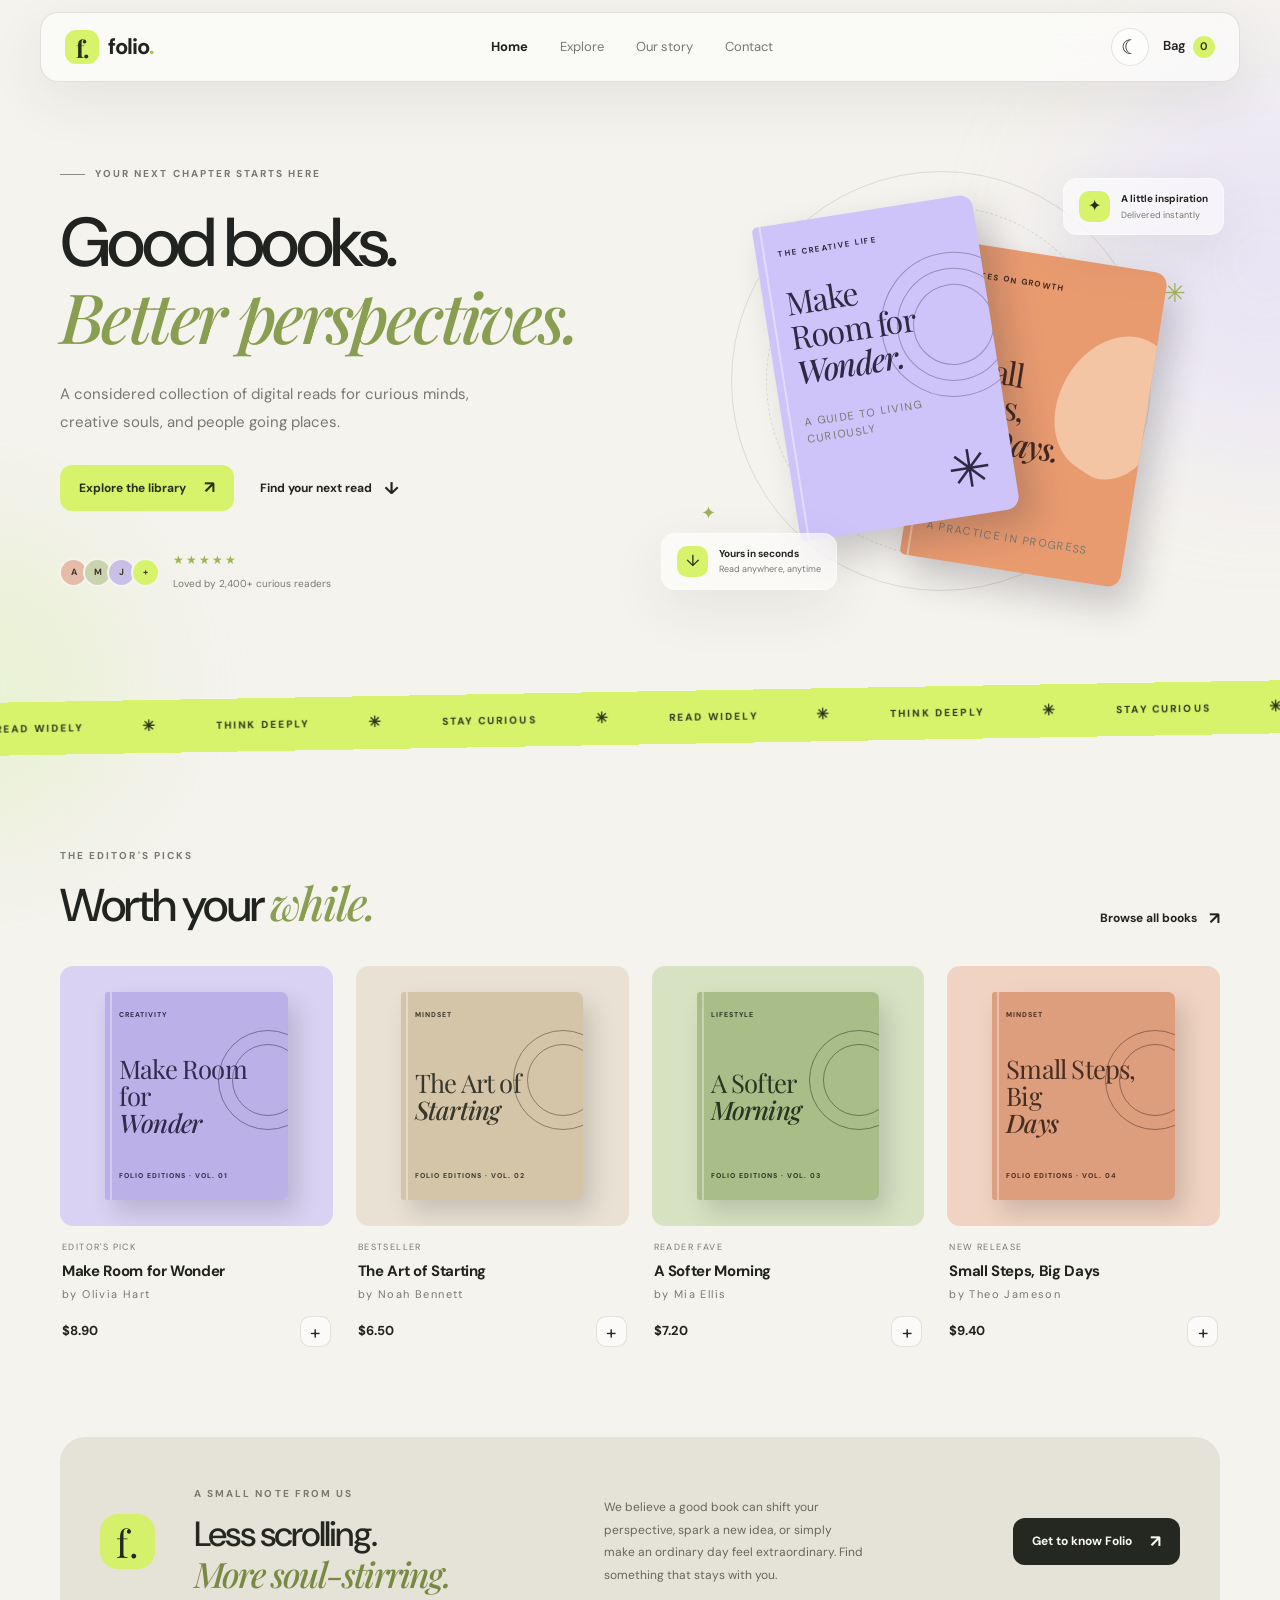
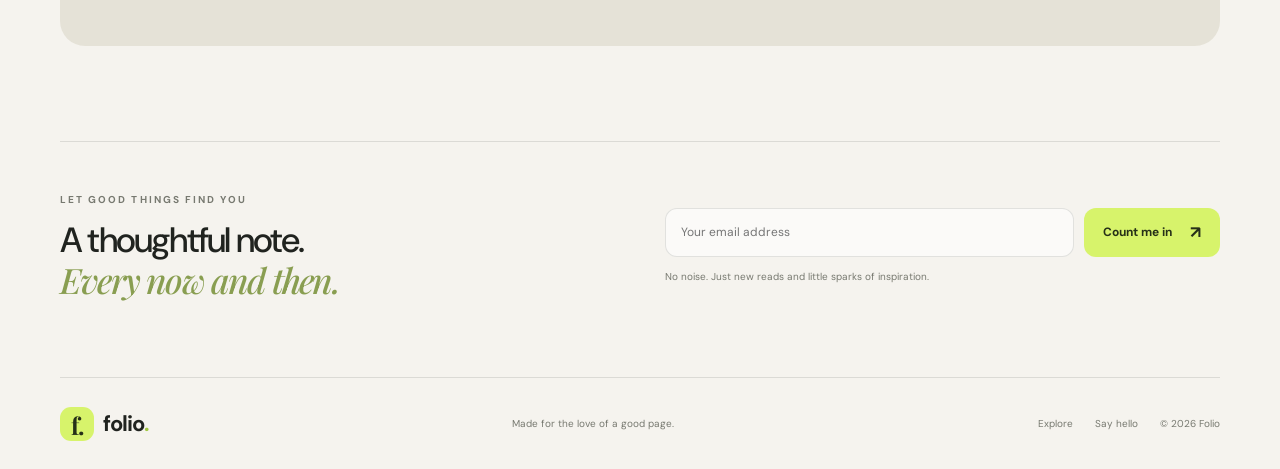
<file: index.html>
<!DOCTYPE html>
<html lang="en">
<head>
<meta charset="UTF-8"><meta name="viewport" content="width=device-width, initial-scale=1.0">
<meta name="theme-color" content="#f5f3ee"><meta name="description" content="Discover thoughtful ebooks for curious minds at Folio.">
<title>Folio — Stories worth keeping</title><link rel="stylesheet" href="styles.css">
</head>
<body>
<div class="ambient ambient-one"></div><div class="ambient ambient-two"></div>
<header class="topbar glass">
  <a class="brand" href="index.html"><span class="brand-mark">f.</span><span>folio<span class="brand-dot">.</span></span></a>
  <nav class="desktop-nav"><a class="active" href="index.html">Home</a><a href="shop.html">Explore</a><a href="about.html">Our story</a><a href="contact.html">Contact</a></nav>
  <div class="nav-actions"><button class="theme-toggle icon-btn" aria-label="Switch color theme" title="Switch theme"><span class="theme-icon">☾</span></button><a class="cart-link" href="shop.html#catalog">Bag <span class="cart-count">0</span></a><button class="menu-toggle icon-btn" aria-label="Open menu">☰</button></div>
</header>
<main>
<section class="hero wrap">
  <div class="hero-copy reveal"><div class="eyebrow"><span class="eyebrow-line"></span> YOUR NEXT CHAPTER STARTS HERE</div>
    <h1>Good books.<br><span>Better perspectives.</span></h1>
    <p class="hero-description">A considered collection of digital reads for curious minds, creative souls, and people going places.</p>
    <div class="hero-buttons"><a class="btn btn-primary" href="shop.html">Explore the library <span>↗</span></a><a class="text-link" href="#featured">Find your next read <span>↓</span></a></div>
    <div class="social-proof"><div class="avatar-stack"><span>A</span><span>M</span><span>J</span><span>+</span></div><div><div class="stars">★★★★★</div><small>Loved by 2,400+ curious readers</small></div></div>
  </div>
  <div class="hero-art reveal">
    <div class="orbit orbit-one"></div><div class="orbit orbit-two"></div>
    <div class="floating-note note-top glass"><span class="note-icon">✦</span><span><b>A little inspiration</b><small>Delivered instantly</small></span></div>
    <div class="book-hero book-lilac"><div class="book-kicker">THE CREATIVE LIFE</div><div class="book-sun"></div><div class="book-title">Make<br>Room for<br><i>Wonder.</i></div><div class="book-author">A GUIDE TO LIVING CURIOUSLY</div><div class="book-scribble">✳</div></div>
    <div class="book-hero book-orange"><div class="orange-shape"></div><div class="book-kicker">NOTES ON GROWTH</div><div class="book-title">Small<br>Steps,<br><i>Big Days.</i></div><div class="book-author">A PRACTICE IN PROGRESS</div></div>
    <div class="floating-note note-bottom glass"><span class="download-icon">↓</span><span><b>Yours in seconds</b><small>Read anywhere, anytime</small></span></div>
    <div class="sparkle sparkle-a">✳</div><div class="sparkle sparkle-b">✦</div>
  </div>
</section>
<section class="ticker"><div class="ticker-track"><span>READ WIDELY</span><i>✳</i><span>THINK DEEPLY</span><i>✳</i><span>STAY CURIOUS</span><i>✳</i><span>READ WIDELY</span><i>✳</i><span>THINK DEEPLY</span><i>✳</i><span>STAY CURIOUS</span><i>✳</i></div></section>
<section class="section wrap" id="featured">
  <div class="section-heading reveal"><div><div class="eyebrow">THE EDITOR'S PICKS</div><h2>Worth your <em>while.</em></h2></div><a class="text-link" href="shop.html">Browse all books <span>↗</span></a></div>
  <div class="book-grid" id="featured-books"></div>
</section>
<section class="manifesto wrap reveal"><div class="manifesto-mark">f.</div><div><div class="eyebrow">A SMALL NOTE FROM US</div><h2>Less scrolling.<br><em>More soul-stirring.</em></h2></div><p>We believe a good book can shift your perspective, spark a new idea, or simply make an ordinary day feel extraordinary. Find something that stays with you.</p><a class="btn btn-dark" href="about.html">Get to know Folio <span>↗</span></a></section>
<section class="newsletter wrap reveal"><div><div class="eyebrow">LET GOOD THINGS FIND YOU</div><h2>A thoughtful note.<br><em>Every now and then.</em></h2></div><form class="newsletter-form"><label class="sr-only" for="newsletter-email">Email address</label><input id="newsletter-email" type="email" placeholder="Your email address" required><button class="btn btn-primary" type="submit">Count me in <span>↗</span></button><small class="form-message">No noise. Just new reads and little sparks of inspiration.</small></form></section>
</main>
<footer class="footer wrap"><a class="brand" href="index.html"><span class="brand-mark">f.</span><span>folio<span class="brand-dot">.</span></span></a><span>Made for the love of a good page.</span><div><a href="shop.html">Explore</a><a href="contact.html">Say hello</a><span>© 2026 Folio</span></div></footer>
<script src="app.js"></script></body></html>
</file>
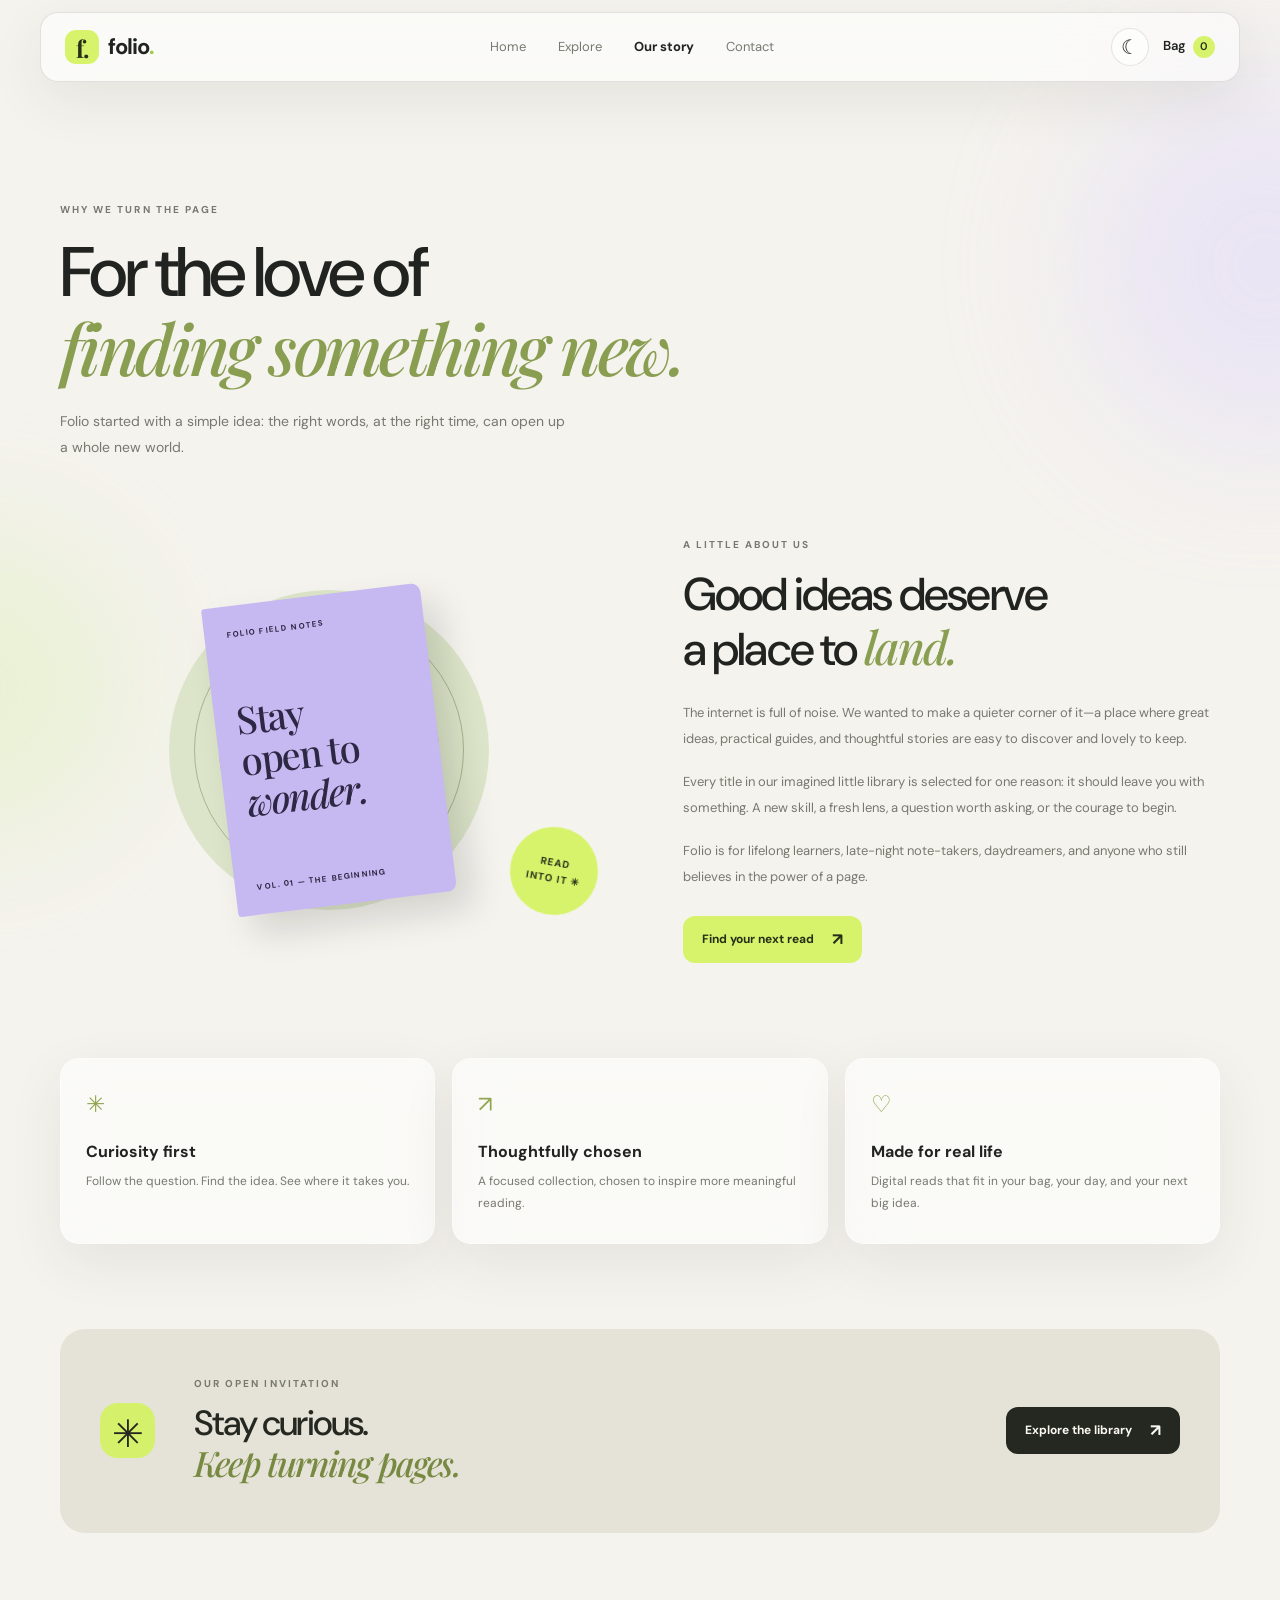
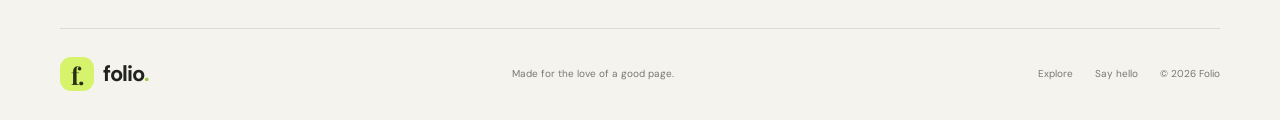
<file: about.html>
<!DOCTYPE html><html lang="en"><head><meta charset="UTF-8"><meta name="viewport" content="width=device-width, initial-scale=1.0"><title>Our story — Folio</title><link rel="stylesheet" href="styles.css"></head><body><div class="ambient ambient-one"></div><div class="ambient ambient-two"></div>
<header class="topbar glass"><a class="brand" href="index.html"><span class="brand-mark">f.</span><span>folio<span class="brand-dot">.</span></span></a><nav class="desktop-nav"><a href="index.html">Home</a><a href="shop.html">Explore</a><a class="active" href="about.html">Our story</a><a href="contact.html">Contact</a></nav><div class="nav-actions"><button class="theme-toggle icon-btn" aria-label="Switch color theme"><span class="theme-icon">☾</span></button><a class="cart-link" href="shop.html#catalog">Bag <span class="cart-count">0</span></a><button class="menu-toggle icon-btn" aria-label="Open menu">☰</button></div></header>
<main class="wrap page-main"><section class="page-hero reveal"><div class="eyebrow">WHY WE TURN THE PAGE</div><h1>For the love of<br><em>finding something new.</em></h1><p>Folio started with a simple idea: the right words, at the right time, can open up a whole new world.</p></section>
<section class="story-layout"><div class="story-art reveal"><div class="story-circle"></div><div class="story-book"><span>FOLIO FIELD NOTES</span><b>Stay<br>open to<br><i>wonder.</i></b><small>VOL. 01 — THE BEGINNING</small></div><span class="story-stamp">READ<br>INTO IT ✳</span></div><div class="story-copy reveal"><div class="eyebrow">A LITTLE ABOUT US</div><h2>Good ideas deserve<br>a place to <em>land.</em></h2><p>The internet is full of noise. We wanted to make a quieter corner of it—a place where great ideas, practical guides, and thoughtful stories are easy to discover and lovely to keep.</p><p>Every title in our imagined little library is selected for one reason: it should leave you with something. A new skill, a fresh lens, a question worth asking, or the courage to begin.</p><p>Folio is for lifelong learners, late-night note-takers, daydreamers, and anyone who still believes in the power of a page.</p><a class="btn btn-primary" href="shop.html">Find your next read <span>↗</span></a></div></section>
<section class="values-grid"><article class="value-card glass reveal"><span>✳</span><h3>Curiosity first</h3><p>Follow the question. Find the idea. See where it takes you.</p></article><article class="value-card glass reveal"><span>↗</span><h3>Thoughtfully chosen</h3><p>A focused collection, chosen to inspire more meaningful reading.</p></article><article class="value-card glass reveal"><span>♡</span><h3>Made for real life</h3><p>Digital reads that fit in your bag, your day, and your next big idea.</p></article></section><section class="manifesto reveal"><div class="manifesto-mark">✳</div><div><div class="eyebrow">OUR OPEN INVITATION</div><h2>Stay curious.<br><em>Keep turning pages.</em></h2></div><a class="btn btn-dark" href="shop.html">Explore the library <span>↗</span></a></section></main>
<footer class="footer wrap"><a class="brand" href="index.html"><span class="brand-mark">f.</span><span>folio<span class="brand-dot">.</span></span></a><span>Made for the love of a good page.</span><div><a href="shop.html">Explore</a><a href="contact.html">Say hello</a><span>© 2026 Folio</span></div></footer><script src="app.js"></script></body></html>
</file>
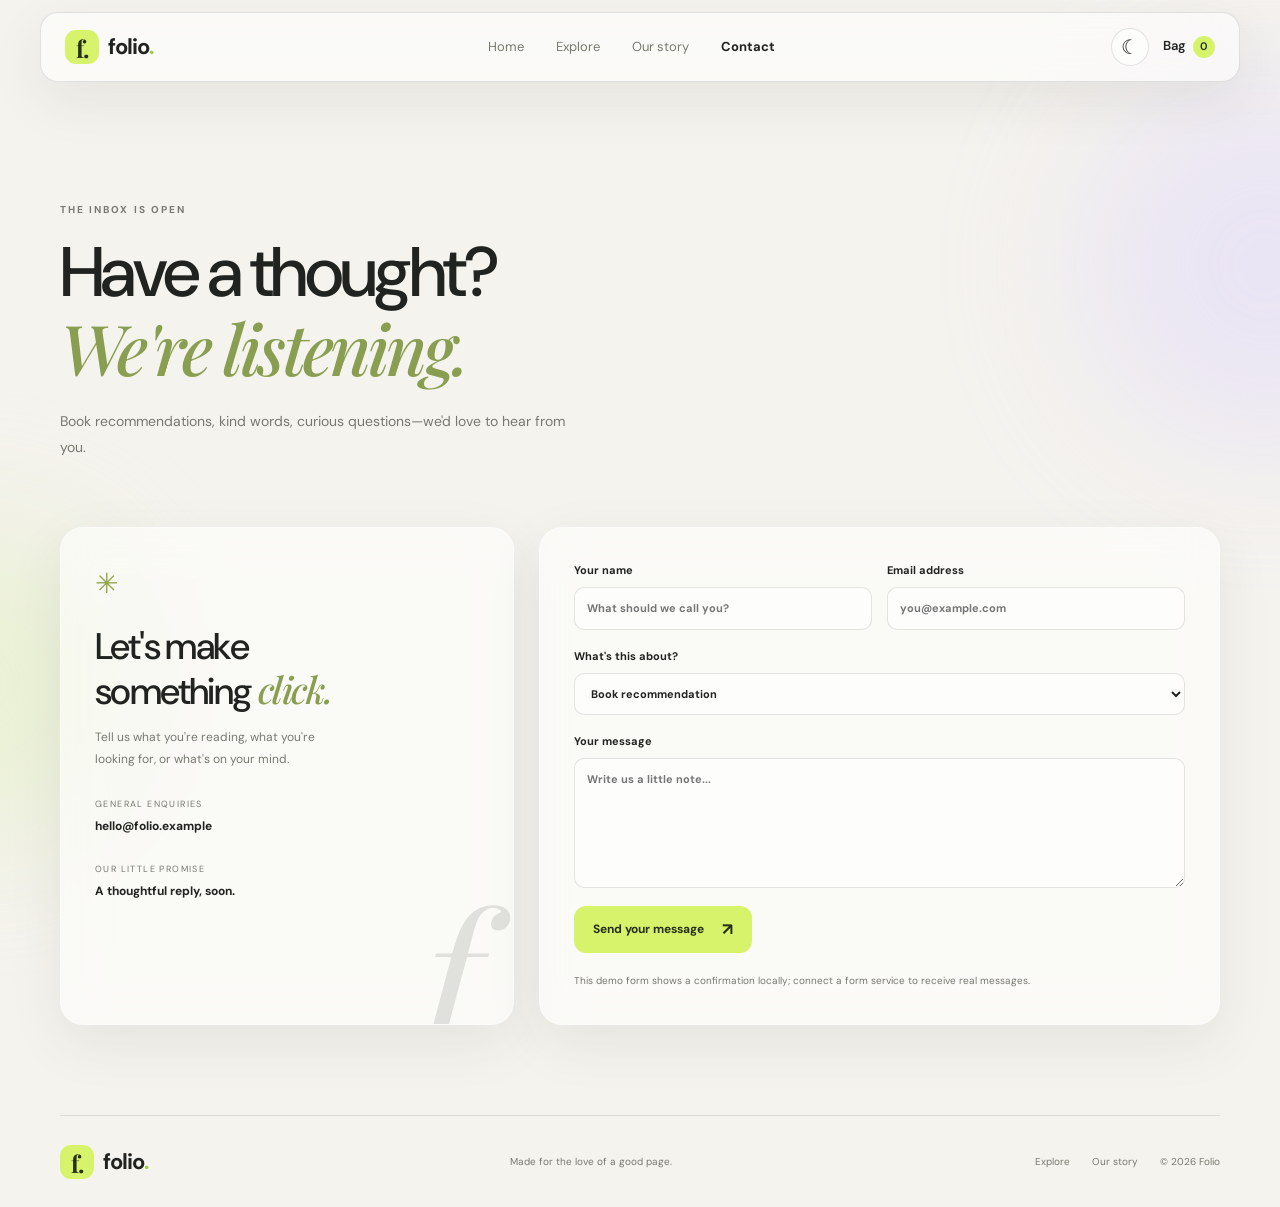
<file: contact.html>
<!DOCTYPE html><html lang="en"><head><meta charset="UTF-8"><meta name="viewport" content="width=device-width, initial-scale=1.0"><title>Say hello — Folio</title><link rel="stylesheet" href="styles.css"></head><body><div class="ambient ambient-one"></div><div class="ambient ambient-two"></div>
<header class="topbar glass"><a class="brand" href="index.html"><span class="brand-mark">f.</span><span>folio<span class="brand-dot">.</span></span></a><nav class="desktop-nav"><a href="index.html">Home</a><a href="shop.html">Explore</a><a href="about.html">Our story</a><a class="active" href="contact.html">Contact</a></nav><div class="nav-actions"><button class="theme-toggle icon-btn" aria-label="Switch color theme"><span class="theme-icon">☾</span></button><a class="cart-link" href="shop.html#catalog">Bag <span class="cart-count">0</span></a><button class="menu-toggle icon-btn" aria-label="Open menu">☰</button></div></header>
<main class="wrap page-main"><section class="page-hero reveal"><div class="eyebrow">THE INBOX IS OPEN</div><h1>Have a thought?<br><em>We're listening.</em></h1><p>Book recommendations, kind words, curious questions—we'd love to hear from you.</p></section>
<section class="contact-layout"><aside class="contact-aside glass reveal"><span class="contact-symbol">✳</span><h2>Let's make<br>something <em>click.</em></h2><p>Tell us what you're reading, what you're looking for, or what's on your mind.</p><div class="contact-detail"><small>GENERAL ENQUIRIES</small><b>hello@folio.example</b></div><div class="contact-detail"><small>OUR LITTLE PROMISE</small><b>A thoughtful reply, soon.</b></div><div class="contact-decoration">f.</div></aside>
<form class="contact-form glass reveal" id="contact-form"><div class="form-row"><label>Your name<input name="name" type="text" placeholder="What should we call you?" required></label><label>Email address<input name="email" type="email" placeholder="you@example.com" required></label></div><label>What's this about?<select name="topic"><option>Book recommendation</option><option>Order support</option><option>Partnership</option><option>Just saying hello</option></select></label><label>Your message<textarea name="message" rows="5" placeholder="Write us a little note..." required></textarea></label><button class="btn btn-primary" type="submit">Send your message <span>↗</span></button><p class="form-message" id="contact-message">This demo form shows a confirmation locally; connect a form service to receive real messages.</p></form></section></main>
<footer class="footer wrap"><a class="brand" href="index.html"><span class="brand-mark">f.</span><span>folio<span class="brand-dot">.</span></span></a><span>Made for the love of a good page.</span><div><a href="shop.html">Explore</a><a href="about.html">Our story</a><span>© 2026 Folio</span></div></footer><script src="app.js"></script></body></html>
</file>
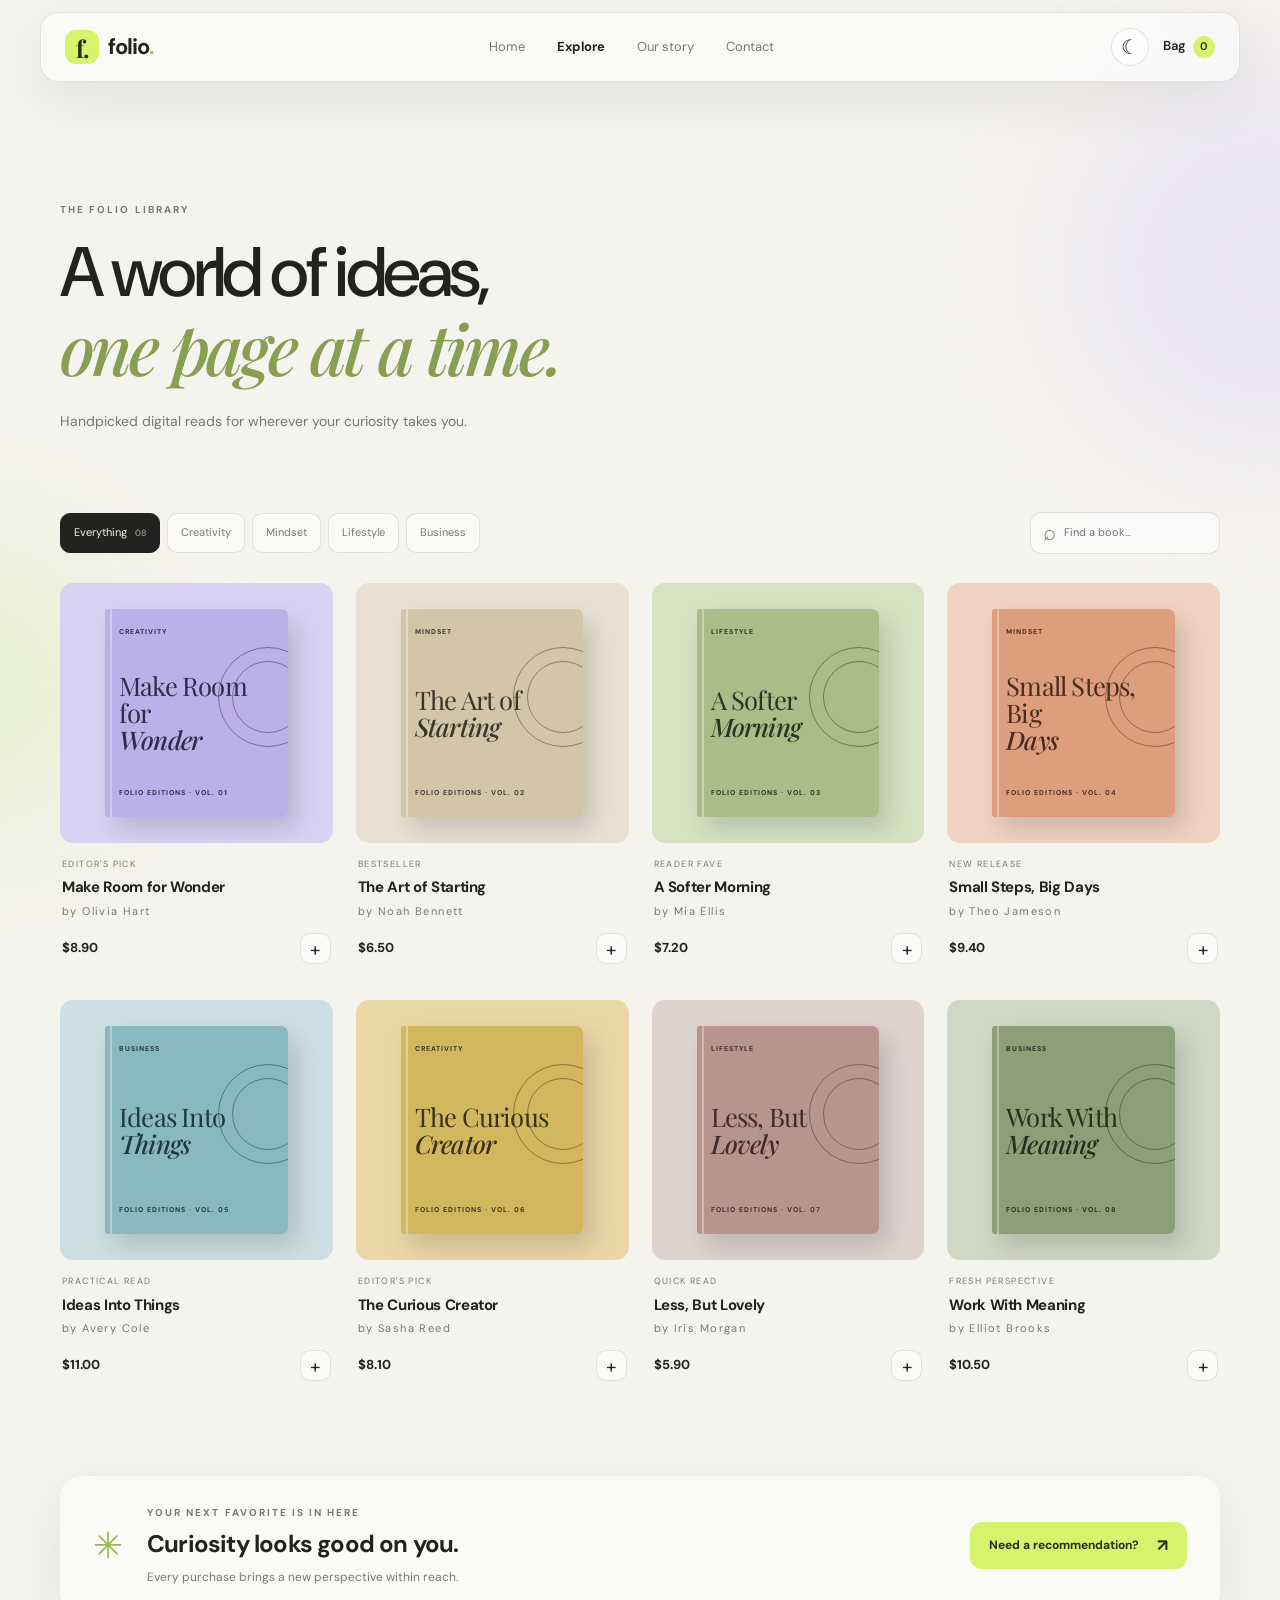
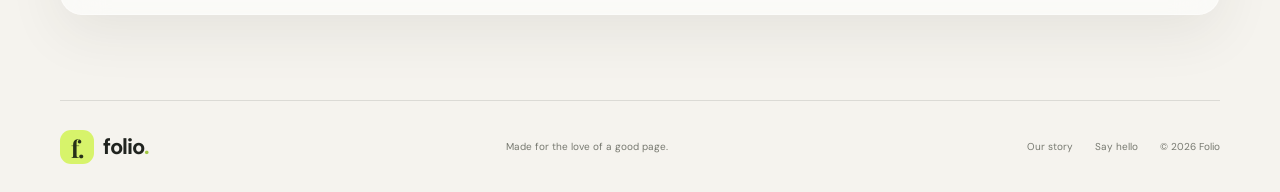
<file: shop.html>
<!DOCTYPE html>
<html lang="en"><head><meta charset="UTF-8"><meta name="viewport" content="width=device-width, initial-scale=1.0"><title>Explore the library — Folio</title><link rel="stylesheet" href="styles.css"></head>
<body><div class="ambient ambient-one"></div><div class="ambient ambient-two"></div>
<header class="topbar glass"><a class="brand" href="index.html"><span class="brand-mark">f.</span><span>folio<span class="brand-dot">.</span></span></a><nav class="desktop-nav"><a href="index.html">Home</a><a class="active" href="shop.html">Explore</a><a href="about.html">Our story</a><a href="contact.html">Contact</a></nav><div class="nav-actions"><button class="theme-toggle icon-btn" aria-label="Switch color theme"><span class="theme-icon">☾</span></button><a class="cart-link" href="#catalog">Bag <span class="cart-count">0</span></a><button class="menu-toggle icon-btn" aria-label="Open menu">☰</button></div></header>
<main class="wrap page-main"><section class="page-hero reveal"><div class="eyebrow">THE FOLIO LIBRARY</div><h1>A world of ideas,<br><em>one page at a time.</em></h1><p>Handpicked digital reads for wherever your curiosity takes you.</p></section>
<section id="catalog" class="catalog-section"><div class="catalog-tools"><div class="filter-pills"><button class="filter-pill active" data-category="All">Everything <span>08</span></button><button class="filter-pill" data-category="Creativity">Creativity</button><button class="filter-pill" data-category="Mindset">Mindset</button><button class="filter-pill" data-category="Lifestyle">Lifestyle</button><button class="filter-pill" data-category="Business">Business</button></div><label class="search-box"><span>⌕</span><input id="book-search" type="search" placeholder="Find a book..."></label></div><div class="book-grid shop-grid" id="all-books"></div><p class="empty-state" hidden>No books found. Try another search or category.</p></section>
<section class="shop-callout glass reveal"><span class="callout-star">✳</span><div><div class="eyebrow">YOUR NEXT FAVORITE IS IN HERE</div><h2>Curiosity looks good on you.</h2><p>Every purchase brings a new perspective within reach.</p></div><a class="btn btn-primary" href="contact.html">Need a recommendation? <span>↗</span></a></section></main>
<footer class="footer wrap"><a class="brand" href="index.html"><span class="brand-mark">f.</span><span>folio<span class="brand-dot">.</span></span></a><span>Made for the love of a good page.</span><div><a href="about.html">Our story</a><a href="contact.html">Say hello</a><span>© 2026 Folio</span></div></footer><script src="app.js"></script></body></html>
</file>
<file: styles.css>
@import url('https://fonts.googleapis.com/css2?family=DM+Sans:wght@400;500;600;700&family=Playfair+Display:ital,wght@0,500;0,600;0,700;1,500;1,600&display=swap');
:root{--bg:#f5f3ee;--surface:rgba(255,255,255,.59);--surface-solid:#fffefa;--ink:#20231f;--muted:#777970;--line:rgba(35,40,33,.12);--accent:#d7f36b;--accent-ink:#263018;--lav:#d9d1ff;--shadow:0 18px 55px rgba(51,48,39,.08);--glass:rgba(255,255,255,.54);--radius:22px;color-scheme:light}
:root[data-theme="dark"]{--bg:#171916;--surface:rgba(37,41,35,.72);--surface-solid:#22251f;--ink:#f0f0e8;--muted:#a7aa9f;--line:rgba(241,243,231,.13);--accent:#d7f36b;--accent-ink:#20261a;--lav:#6d658b;--shadow:0 18px 55px rgba(0,0,0,.2);--glass:rgba(42,46,39,.63);color-scheme:dark}
*{box-sizing:border-box}html{scroll-behavior:smooth;scroll-padding-top:110px}body{margin:0;background:var(--bg);color:var(--ink);font-family:'DM Sans',sans-serif;line-height:1.55;overflow-x:hidden;transition:background .35s,color .35s}a{color:inherit;text-decoration:none}button,input,textarea,select{font:inherit}button,a{-webkit-tap-highlight-color:transparent}button{cursor:pointer}.wrap{width:min(1160px,calc(100% - 64px));margin-inline:auto}.ambient{position:fixed;z-index:-1;pointer-events:none;filter:blur(70px);opacity:.38;border-radius:50%;animation:drift 14s ease-in-out infinite alternate}.ambient-one{width:370px;height:370px;top:80px;right:-170px;background:#d8d0ff}.ambient-two{width:310px;height:310px;top:530px;left:-180px;background:#d7efaa;animation-delay:-6s}.glass{background:var(--glass);border:1px solid rgba(255,255,255,.38);box-shadow:var(--shadow);backdrop-filter:blur(22px);-webkit-backdrop-filter:blur(22px)}.topbar{position:sticky;top:12px;z-index:20;width:min(1200px,calc(100% - 40px));margin:12px auto 0;height:70px;padding:0 24px;display:flex;align-items:center;justify-content:space-between;border-radius:18px;border-color:var(--line)}.brand{display:inline-flex;align-items:center;gap:9px;font-size:22px;font-weight:700;letter-spacing:-1.1px}.brand-mark{display:grid;place-items:center;width:34px;height:34px;background:var(--accent);color:#263018;border-radius:11px;font-family:'Playfair Display',serif;font-size:24px;font-weight:700}.brand-dot{color:#a2c844}.desktop-nav{display:flex;align-items:center;gap:32px;color:var(--muted);font-size:13px}.desktop-nav a{transition:color .2s}.desktop-nav a:hover,.desktop-nav a.active{color:var(--ink)}.desktop-nav a.active{font-weight:700}.nav-actions{display:flex;align-items:center;gap:14px}.icon-btn{width:38px;height:38px;border:1px solid var(--line);border-radius:50%;background:var(--surface);color:var(--ink);display:grid;place-items:center;transition:transform .2s,background .2s}.icon-btn:hover{transform:rotate(-8deg);background:var(--accent);color:#263018}.theme-icon{font-size:20px}.cart-link{font-size:13px;font-weight:600}.cart-count{display:inline-grid;place-items:center;margin-left:4px;background:var(--accent);color:#263018;min-width:22px;height:22px;padding:0 5px;border-radius:50px;font-size:11px}.menu-toggle{display:none}.hero{min-height:610px;display:grid;grid-template-columns:1fr 1fr;align-items:center;gap:42px;padding-top:42px;padding-bottom:55px}.eyebrow{font-size:10px;letter-spacing:2.05px;font-weight:700;color:var(--muted);display:flex;align-items:center;gap:10px}.eyebrow-line{width:25px;height:1px;background:var(--ink);opacity:.5}.hero h1,.page-hero h1{font-size:clamp(45px,5.4vw,72px);line-height:1.06;letter-spacing:-3.6px;font-weight:500;margin:24px 0 22px}.hero h1 span,.page-hero h1 em,.section-heading h2 em,.manifesto h2 em,.newsletter h2 em,.story-copy h2 em,.contact-aside h2 em{font-family:'Playfair Display',serif;font-weight:500;color:#899e51;font-style:italic}.hero-description{max-width:430px;color:var(--muted);font-size:15px;line-height:1.9}.hero-buttons{display:flex;align-items:center;gap:26px;margin-top:28px}.btn{border:0;display:inline-flex;justify-content:center;align-items:center;gap:18px;padding:14px 19px;border-radius:12px;font-size:12px;font-weight:700;transition:transform .22s,box-shadow .22s;white-space:nowrap}.btn:hover{transform:translateY(-3px);box-shadow:0 10px 24px rgba(0,0,0,.12)}.btn span{font-size:17px;line-height:1}.btn-primary{background:var(--accent);color:#263018}.btn-dark{background:#252820;color:#f9f8f1}.text-link{font-size:12px;font-weight:700;display:inline-flex;align-items:center;gap:12px}.text-link span{font-size:17px;transition:transform .2s}.text-link:hover span{transform:translate(3px,-3px)}.social-proof{display:flex;align-items:center;gap:13px;margin-top:40px}.avatar-stack{display:flex;padding-left:4px}.avatar-stack span{width:29px;height:29px;border-radius:50%;border:2px solid var(--bg);display:grid;place-items:center;margin-left:-5px;background:#e5bca8;color:#40332b;font-size:9px;font-weight:700}.avatar-stack span:nth-child(2){background:#c9d3ad}.avatar-stack span:nth-child(3){background:#c9c0e7}.avatar-stack span:nth-child(4){background:var(--accent)}.stars{color:#9cb851;font-size:12px;letter-spacing:2px}.social-proof small{color:var(--muted);font-size:10px}.hero-art{height:475px;position:relative;display:flex;align-items:center;justify-content:center}.orbit{position:absolute;border:1px solid var(--line);border-radius:50%;width:420px;height:420px}.orbit-two{width:350px;height:350px;border-style:dashed;animation:spin 65s linear infinite}.book-hero{position:absolute;width:222px;height:318px;border-radius:5px 13px 13px 5px;padding:24px 22px;box-shadow:14px 18px 35px rgba(36,32,45,.22);overflow:hidden;display:flex;flex-direction:column;justify-content:space-between;transition:transform .5s}.book-hero:after{content:"";position:absolute;left:7px;top:0;bottom:0;width:2px;background:rgba(255,255,255,.42)}.book-lilac{background:#cfc4fa;transform:translate(-55px,-13px) rotate(-9deg);z-index:2;color:#2e2a43}.book-lilac:hover{transform:translate(-60px,-20px) rotate(-5deg)}.book-orange{background:#e99b70;transform:translate(93px,33px) rotate(9deg);color:#42291f}.book-orange:hover{transform:translate(100px,25px) rotate(5deg)}.book-kicker,.book-author{font-size:8px;letter-spacing:1.4px;font-weight:700;z-index:1}.book-title{font-family:'Playfair Display',serif;font-size:32px;line-height:1.08;letter-spacing:-1.3px;z-index:1}.book-title i{font-weight:500}.book-sun{position:absolute;width:145px;height:145px;border-radius:50%;border:1px solid rgba(46,42,67,.35);right:-35px;top:54px}.book-sun:after,.book-sun:before{content:"";position:absolute;inset:15px;border:1px solid rgba(46,42,67,.35);border-radius:50%}.book-sun:before{inset:31px}.book-scribble{font-size:52px;align-self:flex-end;line-height:.8}.orange-shape{position:absolute;right:-22px;top:65px;width:110px;height:145px;border-radius:55% 45% 40% 60%;background:#f4c5a5;transform:rotate(25deg)}.floating-note{position:absolute;z-index:4;display:flex;align-items:center;gap:11px;padding:12px 15px;border-radius:14px;animation:bob 5s ease-in-out infinite}.floating-note b,.floating-note small{display:block}.floating-note b{font-size:10px}.floating-note small{font-size:9px;color:var(--muted);margin-top:2px}.note-icon,.download-icon{display:grid;place-items:center;width:31px;height:31px;border-radius:10px;background:var(--accent);color:#263018}.note-top{top:35px;right:-4px}.note-bottom{bottom:28px;left:0;animation-delay:-2.5s}.sparkle{position:absolute;color:#9caf5d;font-size:26px}.sparkle-a{right:34px;top:130px}.sparkle-b{left:40px;bottom:90px;font-size:18px}.ticker{background:var(--accent);color:#2c351e;overflow:hidden;white-space:nowrap;padding:14px 0;transform:rotate(-1deg) scale(1.02)}.ticker-track{display:flex;justify-content:space-around;align-items:center;gap:42px;min-width:900px;font-size:10px;font-weight:700;letter-spacing:2px;animation:marquee 30s linear infinite}.ticker-track i{font-style:normal;font-size:15px}.section{padding-top:105px;padding-bottom:90px}.section-heading{display:flex;align-items:end;justify-content:space-between;margin-bottom:34px}.section-heading h2,.manifesto h2,.newsletter h2,.story-copy h2{font-size:clamp(32px,4vw,46px);line-height:1.15;letter-spacing:-1.8px;font-weight:500;margin:12px 0 0}.book-grid{display:grid;grid-template-columns:repeat(4,minmax(0,1fr));gap:23px}.book-card{min-width:0;animation:rise .6s both}.book-cover{height:260px;position:relative;display:flex;align-items:center;justify-content:center;border-radius:13px;overflow:hidden;transition:transform .3s;transform-style:preserve-3d}.book-card:hover .book-cover{transform:translateY(-6px) rotate(.7deg)}.cover-inner{position:relative;width:67%;height:80%;padding:18px 14px;display:flex;flex-direction:column;justify-content:space-between;box-shadow:9px 12px 25px rgba(0,0,0,.15);border-radius:3px 7px 7px 3px;overflow:hidden}.cover-inner:before{content:"";position:absolute;top:0;bottom:0;left:5px;width:2px;background:rgba(255,255,255,.35)}.cover-kicker,.cover-author{font-size:7px;letter-spacing:1px;font-weight:700;z-index:1}.cover-title{font-family:'Playfair Display',serif;font-size:clamp(19px,2vw,27px);line-height:1.05;letter-spacing:-.8px;z-index:1}.cover-title i{font-weight:500}.cover-art{position:absolute;border-radius:50%;border:1px solid currentColor;opacity:.5;width:100px;height:100px;right:-30px;top:38px}.cover-art:after{content:"";position:absolute;inset:13px;border:1px solid currentColor;border-radius:50%}.cover-0{background:#e8e1d4}.cover-0 .cover-inner{background:#d4c5a9;color:#38372c}.cover-1{background:#d9d2f2}.cover-1 .cover-inner{background:#bcb0e8;color:#302a4c}.cover-2{background:#d7e2c3}.cover-2 .cover-inner{background:#a8bd88;color:#263620}.cover-3{background:#f0d3c2}.cover-3 .cover-inner{background:#dc9e7d;color:#492c20}.cover-4{background:#cddfe2}.cover-4 .cover-inner{background:#88b8c0;color:#1e3a3c}.cover-5{background:#ead7a8}.cover-5 .cover-inner{background:#d3b75f;color:#3b321a}.cover-6{background:#dfd3d0}.cover-6 .cover-inner{background:#b9948c;color:#412b2a}.cover-7{background:#d1d7c5}.cover-7 .cover-inner{background:#8d9f78;color:#26301f}.book-info{padding:15px 2px 0}.book-category{font-size:9px;text-transform:uppercase;letter-spacing:1.4px;color:var(--muted)}.book-info h3{font-size:15px;margin:5px 0 3px;letter-spacing:-.35px}.book-author{font-size:11px;color:var(--muted);font-weight:400}.book-bottom{display:flex;align-items:center;justify-content:space-between;margin-top:13px}.price{font-size:13px;font-weight:700}.add-btn{height:31px;width:31px;border:1px solid var(--line);border-radius:10px;background:var(--surface);color:var(--ink);font-size:19px;transition:background .2s,transform .2s}.add-btn:hover{background:var(--accent);color:#263018;transform:rotate(90deg)}.manifesto{display:grid;grid-template-columns:70px 1fr 1fr auto;gap:24px;align-items:center;padding:47px 40px;margin-bottom:95px;border-radius:25px;background:#e5e2d7;color:#252820}.manifesto-mark{width:55px;height:55px;border-radius:18px;background:#d5f16b;display:grid;place-items:center;font-family:'Playfair Display',serif;font-size:38px}.manifesto h2{font-size:35px}.manifesto h2 em{color:#788a42}.manifesto .eyebrow{color:#77796d}.manifesto>p{font-size:12px;line-height:1.9;color:#65675c;max-width:260px}.newsletter{display:grid;grid-template-columns:1fr 1fr;align-items:center;gap:50px;padding:50px 0 75px;border-top:1px solid var(--line)}.newsletter h2{font-size:35px}.newsletter-form{display:grid;grid-template-columns:1fr auto;gap:10px}.newsletter-form input{min-width:0;border:1px solid var(--line);background:var(--surface);color:var(--ink);border-radius:12px;padding:14px 15px;font-size:12px;outline:none}.newsletter-form input:focus,.contact-form input:focus,.contact-form textarea:focus,.contact-form select:focus{border-color:#9cb851;box-shadow:0 0 0 3px rgba(156,184,81,.14)}.form-message{grid-column:1/-1;color:var(--muted);font-size:10px;margin:2px 0}.footer{border-top:1px solid var(--line);min-height:92px;display:flex;align-items:center;justify-content:space-between;gap:20px;color:var(--muted);font-size:10px}.footer .brand{color:var(--ink)}.footer>div{display:flex;align-items:center;gap:22px}.page-main{padding-top:65px}.page-hero{padding:55px 0 52px;max-width:850px}.page-hero h1{font-size:clamp(46px,6vw,70px);margin:18px 0}.page-hero>p{max-width:510px;color:var(--muted);font-size:14px;line-height:1.9}.catalog-section{padding:12px 0 70px}.catalog-tools{display:flex;align-items:center;justify-content:space-between;gap:20px;margin-bottom:29px}.filter-pills{display:flex;align-items:center;flex-wrap:wrap;gap:7px}.filter-pill{padding:10px 13px;border-radius:10px;border:1px solid var(--line);background:var(--surface);color:var(--muted);font-size:11px}.filter-pill.active{background:var(--ink);color:var(--bg);border-color:var(--ink)}.filter-pill span{font-size:9px;opacity:.65;margin-left:5px}.search-box{display:flex;align-items:center;gap:8px;border:1px solid var(--line);background:var(--surface);padding:0 12px;border-radius:11px;min-width:190px}.search-box span{font-size:22px;color:var(--muted)}.search-box input{width:100%;border:0;outline:0;background:transparent;color:var(--ink);padding:11px 0;font-size:11px}.shop-grid{row-gap:36px}.empty-state{text-align:center;color:var(--muted);padding:45px}.shop-callout{display:flex;align-items:center;gap:24px;padding:28px 32px;border-radius:22px;margin:25px 0 85px}.callout-star{font-size:36px;color:#9cb851}.shop-callout h2{margin:5px 0;font-size:24px;letter-spacing:-.8px}.shop-callout p{margin:0;color:var(--muted);font-size:12px}.shop-callout .btn{margin-left:auto}.story-layout{display:grid;grid-template-columns:1fr 1fr;align-items:center;gap:85px;padding:10px 0 95px}.story-art{height:420px;position:relative;display:grid;place-items:center}.story-circle{position:absolute;width:320px;height:320px;border-radius:50%;background:#dce5c9}.story-circle:before,.story-circle:after{content:"";position:absolute;inset:25px;border:1px solid #a7b590;border-radius:50%}.story-circle:after{inset:50px}.story-book{position:relative;z-index:1;width:220px;height:310px;background:#c6b8f1;color:#2d2844;padding:22px;display:flex;flex-direction:column;justify-content:space-between;box-shadow:15px 19px 35px #0002;transform:rotate(-7deg);border-radius:3px 9px 9px 3px}.story-book span,.story-book small{font-size:8px;letter-spacing:1.2px;font-weight:700}.story-book b{font:500 38px/1.08 'Playfair Display',serif;letter-spacing:-1.5px}.story-book i{font-weight:500}.story-stamp{position:absolute;right:0;bottom:45px;z-index:2;background:var(--accent);color:#263018;border-radius:50%;width:88px;height:88px;display:grid;place-items:center;text-align:center;font-size:10px;line-height:1.6;letter-spacing:1px;font-weight:700;transform:rotate(10deg)}.story-copy h2{margin:15px 0 24px}.story-copy p{color:var(--muted);font-size:13px;line-height:2;margin-bottom:17px}.story-copy .btn{margin-top:9px}.values-grid{display:grid;grid-template-columns:repeat(3,1fr);gap:17px;margin-bottom:85px}.value-card{padding:28px 25px;border-radius:19px}.value-card>span{font-size:23px;color:#91a64f}.value-card h3{font-size:16px;margin:17px 0 7px}.value-card p{font-size:12px;color:var(--muted);line-height:1.8;margin:0}.values-grid+.manifesto{grid-template-columns:70px 1fr auto}.contact-layout{display:grid;grid-template-columns:.8fr 1.2fr;gap:25px;padding-bottom:90px}.contact-aside,.contact-form{border-radius:23px;padding:34px;position:relative;overflow:hidden}.contact-symbol{font-size:28px;color:#94a64e}.contact-aside h2{font-size:37px;line-height:1.15;letter-spacing:-1.6px;font-weight:500;margin:20px 0 13px}.contact-aside>p{font-size:12px;color:var(--muted);line-height:1.9;max-width:260px}.contact-detail{display:flex;flex-direction:column;gap:5px;margin-top:27px}.contact-detail small{font-size:9px;letter-spacing:1.4px;color:var(--muted)}.contact-detail b{font-size:12px}.contact-decoration{position:absolute;bottom:-67px;right:-12px;font:italic 180px 'Playfair Display',serif;color:var(--line)}.contact-form{display:flex;flex-direction:column;gap:18px}.contact-form label{display:flex;flex-direction:column;gap:8px;font-size:11px;font-weight:700}.form-row{display:grid;grid-template-columns:1fr 1fr;gap:15px}.contact-form input,.contact-form textarea,.contact-form select{width:100%;border:1px solid var(--line);background:var(--surface);color:var(--ink);border-radius:10px;padding:12px;font-size:11px;outline:none;resize:vertical}.contact-form textarea{min-height:130px}.contact-form .btn{align-self:flex-start}.sr-only{position:absolute;width:1px;height:1px;padding:0;margin:-1px;overflow:hidden;clip:rect(0,0,0,0);white-space:nowrap;border:0}
.reveal{opacity:0;transform:translateY(18px);transition:opacity .7s ease,transform .7s ease}.reveal.visible{opacity:1;transform:translateY(0)}@keyframes bob{0%,100%{translate:0 0}50%{translate:0 -9px}}@keyframes drift{from{transform:translate(0,0)}to{transform:translate(-35px,30px)}}@keyframes spin{to{transform:rotate(360deg)}}@keyframes marquee{to{transform:translateX(-20%)}}@keyframes rise{from{opacity:0;transform:translateY(14px)}to{opacity:1;transform:translateY(0)}}
@media(max-width:900px){.wrap{width:min(100% - 42px,700px)}.hero{gap:10px;min-height:560px}.hero-art{transform:scale(.84);margin-inline:-35px}.hero h1{font-size:56px}.book-grid{grid-template-columns:repeat(2,minmax(0,1fr));gap:27px 18px}.book-cover{height:290px}.cover-title{font-size:30px}.manifesto{grid-template-columns:55px 1fr;gap:15px}.manifesto>p{grid-column:2}.manifesto>.btn{grid-column:2;justify-self:start}.story-layout{gap:35px}.story-art{transform:scale(.9)}.catalog-tools{align-items:flex-start;flex-direction:column}.search-box{width:100%}.shop-callout{flex-wrap:wrap}.shop-callout .btn{margin-left:0}.desktop-nav{gap:17px}}
@media(max-width:620px){.wrap{width:calc(100% - 36px)}.topbar{width:calc(100% - 20px);height:62px;padding:0 14px;top:8px;margin-top:8px}.brand{font-size:20px}.brand-mark{width:31px;height:31px}.desktop-nav{display:none;position:absolute;top:69px;left:0;right:0;padding:16px;border:1px solid var(--line);border-radius:15px;background:var(--surface-solid);box-shadow:var(--shadow);flex-direction:column;gap:0;align-items:stretch}.desktop-nav.open{display:flex}.desktop-nav a{padding:12px}.menu-toggle{display:grid}.nav-actions{gap:8px}.hero{display:flex;flex-direction:column;align-items:stretch;padding-top:65px;gap:5px}.hero h1{font-size:52px;letter-spacing:-2.7px}.hero-description{font-size:13px}.hero-buttons{gap:17px;flex-wrap:wrap}.hero-art{height:400px;transform:scale(.86);transform-origin:top center;margin:12px -20px -38px}.orbit{width:360px;height:360px}.orbit-two{width:300px;height:300px}.book-hero{width:195px;height:285px}.book-lilac{transform:translate(-40px,-8px) rotate(-9deg)}.book-orange{transform:translate(70px,24px) rotate(9deg)}.book-title{font-size:28px}.note-top{right:0;top:13px}.note-bottom{left:0;bottom:12px}.ticker{padding:12px 0}.section{padding-top:70px;padding-bottom:65px}.section-heading{align-items:flex-start;gap:15px}.section-heading h2{font-size:34px}.section-heading>.text-link{margin-top:22px;white-space:nowrap;font-size:10px}.book-cover{height:225px}.cover-inner{width:72%;height:80%;padding:13px 11px}.cover-title{font-size:22px}.cover-kicker,.cover-author{font-size:6px}.book-info h3{font-size:13px}.book-category{font-size:8px}.manifesto{margin-bottom:65px;padding:27px 23px;grid-template-columns:44px 1fr;gap:14px}.manifesto-mark{width:42px;height:42px;border-radius:13px;font-size:30px}.manifesto h2{font-size:29px}.manifesto>p{font-size:11px}.newsletter{grid-template-columns:1fr;gap:25px;padding:37px 0 50px}.newsletter h2{font-size:31px}.newsletter-form{grid-template-columns:1fr}.newsletter-form .btn{justify-self:start}.footer{padding:22px 0;flex-wrap:wrap;gap:13px}.footer>span{order:3;width:100%}.footer>div{gap:13px;font-size:9px}.page-main{padding-top:35px}.page-hero{padding:50px 0 30px}.page-hero h1{font-size:47px;letter-spacing:-2.5px}.page-hero>p{font-size:13px}.filter-pills{gap:6px}.filter-pill{padding:8px 10px;font-size:10px}.shop-grid{row-gap:26px}.shop-callout{padding:22px;gap:14px;margin:10px 0 60px}.shop-callout h2{font-size:20px}.shop-callout p{font-size:11px}.shop-callout .btn{font-size:10px}.story-layout{grid-template-columns:1fr;gap:15px;padding-bottom:65px}.story-art{height:350px;transform:scale(.85);margin:-15px -25px}.story-copy h2{font-size:36px}.values-grid{grid-template-columns:1fr;gap:12px;margin-bottom:60px}.value-card{padding:22px}.values-grid+.manifesto{grid-template-columns:44px 1fr}.values-grid+.manifesto>.btn{grid-column:2}.contact-layout{grid-template-columns:1fr;gap:16px;padding-bottom:60px}.contact-aside,.contact-form{padding:25px}.contact-aside h2{font-size:33px}.form-row{grid-template-columns:1fr;gap:17px}.contact-form{gap:16px}}
@media(prefers-reduced-motion:reduce){*,*::before,*::after{animation-duration:.01ms!important;animation-iteration-count:1!important;scroll-behavior:auto!important;transition-duration:.01ms!important}.reveal{opacity:1;transform:none}}
</file>
